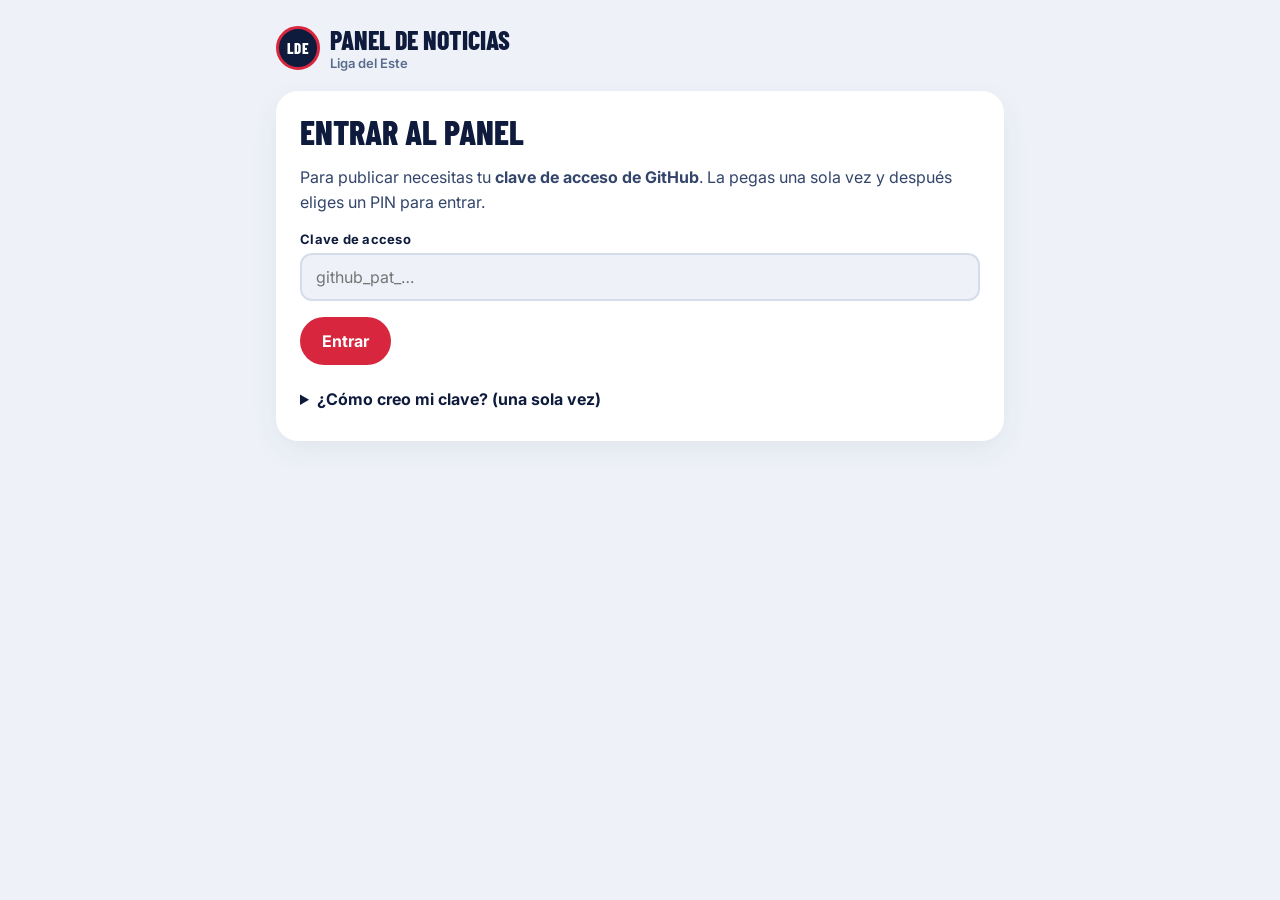
<file: admin/index.html>
<!doctype html>
<html lang="es">
<head>
<meta charset="utf-8">
<meta name="viewport" content="width=device-width, initial-scale=1">
<meta name="robots" content="noindex, nofollow">
<title>Panel de noticias — Liga del Este</title>
<link rel="icon" type="image/png" sizes="32x32" href="../icons/favicon-32.png">
<link rel="apple-touch-icon" href="../icons/apple-touch-icon.png">
<link rel="manifest" href="../icons/site.webmanifest">
<meta name="theme-color" content="#0E1B3D">
<link rel="preconnect" href="https://fonts.googleapis.com">
<link rel="preconnect" href="https://fonts.gstatic.com" crossorigin>
<link href="https://fonts.googleapis.com/css2?family=Barlow+Condensed:wght@700;800&amp;family=Inter:wght@400;500;600;700&amp;display=swap" rel="stylesheet">
<link rel="stylesheet" href="../css/styles.css">
<style>
  body { background: var(--bg); }
  .adm { max-width: 760px; margin: 0 auto; padding: 24px 16px 80px; display: flex; flex-direction: column; gap: 20px; }
  .adm-top { display: flex; align-items: center; justify-content: space-between; gap: 12px; flex-wrap: wrap; }
  .adm-brand { display: flex; align-items: center; gap: 10px; font-family: var(--font-display); font-weight: 800; font-size: 26px; color: var(--navy); text-decoration: none; }
  .adm-brand small { font-family: var(--font-body); font-size: 13px; font-weight: 600; color: var(--muted); display: block; }
  .adm-card { background: var(--white); border-radius: 22px; padding: 24px; display: flex; flex-direction: column; gap: 16px; box-shadow: 0 10px 30px rgba(14, 27, 61, .06); }
  .adm-card h1, .adm-card h2 { margin: 0; font-family: var(--font-display); font-weight: 800; font-size: 34px; line-height: 1; text-transform: uppercase; }
  .adm-card p { margin: 0; color: var(--ink-2); line-height: 1.55; }
  .adm-steps { margin: 0; padding-left: 22px; color: var(--ink-2); line-height: 1.6; display: flex; flex-direction: column; gap: 6px; }
  .adm-steps strong { color: var(--navy); }
  .adm-row { display: flex; gap: 10px; flex-wrap: wrap; align-items: center; }
  .adm-btn { border: none; cursor: pointer; font-family: var(--font-body); font-size: 16px; min-height: 48px; justify-content: center; }
  .adm-btn--ghost { background: var(--white); color: var(--navy); border: 2px solid var(--line-2); }
  .adm-btn--danger { background: var(--white); color: #B3122B; border: 2px solid #F3B7C1; }
  .adm-btn:disabled { opacity: .6; cursor: wait; }
  .adm-list { display: flex; flex-direction: column; gap: 10px; }
  .adm-item { display: flex; align-items: center; gap: 14px; background: var(--white); border: 1px solid var(--line); border-radius: 16px; padding: 12px; }
  .adm-item img, .adm-item .adm-noimg { width: 72px; height: 54px; border-radius: 10px; object-fit: cover; background: var(--navy); flex-shrink: 0; }
  .adm-item__txt { flex: 1; min-width: 0; display: flex; flex-direction: column; gap: 4px; }
  .adm-item__txt strong { font-size: 16px; line-height: 1.3; }
  .adm-item__txt span { font-size: 13px; color: var(--muted); }
  .adm-msg { border-radius: 14px; padding: 14px 16px; line-height: 1.5; font-weight: 600; }
  .adm-msg--ok { background: #E7F7EE; color: #0C5A2E; border: 1px solid #9ED9B5; }
  .adm-msg--err { background: #FFEDEF; color: #8A1023; border: 1px solid #F3B7C1; }
  .adm-msg--info { background: #EEF2F8; color: var(--navy); border: 1px solid var(--line-2); }
  .adm-help { font-size: 13px; color: var(--muted); line-height: 1.45; }
  .adm-thumbs { display: flex; flex-wrap: wrap; gap: 10px; }
  .adm-thumb { position: relative; width: 120px; aspect-ratio: 4 / 3; border-radius: 12px; overflow: hidden; background: var(--navy); }
  .adm-thumb img { width: 100%; height: 100%; object-fit: cover; display: block; }
  .adm-thumb button { position: absolute; top: 6px; right: 6px; width: 32px; height: 32px; border-radius: 50%; border: none; background: rgba(14, 27, 61, .85); color: var(--white); font-size: 18px; line-height: 1; cursor: pointer; }
  .adm-file { display: inline-flex; align-items: center; gap: 8px; min-height: 48px; padding: 0 18px; border: 2px dashed var(--soft); border-radius: 14px; font-weight: 700; color: var(--navy); cursor: pointer; background: var(--bg); }
  .adm-file input { position: absolute; width: 1px; height: 1px; opacity: 0; }
  .adm-file:focus-within { outline: 3px solid var(--blue); outline-offset: 2px; }
  .adm-count { font-size: 12px; color: var(--muted); text-align: right; }
  .adm-confirm { background: #FFEDEF; border-radius: 14px; padding: 14px; display: flex; flex-direction: column; gap: 10px; }
  .adm-select { font: inherit; font-size: 16px; min-height: 48px; border: 2px solid var(--line-2); border-radius: 12px; padding: 0 12px; background: var(--bg); color: var(--navy); width: 100%; }
  [hidden] { display: none !important; }
</style>
<script type="module" src="admin.js"></script>
</head>
<body>
<div class="adm">
  <div class="adm-top">
    <a class="adm-brand" href="../index.html"><span class="brand__badge" style="width:44px;height:44px;font-size:15px">LDE</span><span>PANEL DE NOTICIAS<small>Liga del Este</small></span></a>
    <button type="button" class="btn btn--plain adm-btn adm-btn--ghost" id="salir" hidden>Salir</button>
  </div>

  <!-- ===== Entrar ===== -->
  <section class="adm-card" id="vista-entrar" hidden>
    <h1>Entrar al panel</h1>
    <p>Para publicar necesitas tu <strong>clave de acceso de GitHub</strong>. La pegas una sola vez y después eliges un PIN para entrar.</p>
    <div class="field">
      <label for="token">Clave de acceso</label>
      <input id="token" type="password" autocomplete="off" placeholder="github_pat_…">
    </div>
    <p class="adm-msg adm-msg--info" id="entrar-aviso" role="status" hidden></p>
    <p class="adm-msg adm-msg--err" id="entrar-error" role="alert" hidden></p>
    <div class="adm-row"><button type="button" class="btn btn--red btn--plain adm-btn" id="entrar">Entrar</button></div>
    <details>
      <summary style="cursor:pointer;font-weight:700;padding:8px 0">¿Cómo creo mi clave? (una sola vez)</summary>
      <ol class="adm-steps">
        <li>Abre <a href="https://github.com/settings/personal-access-tokens/new" target="_blank" rel="noopener">github.com/settings/personal-access-tokens/new</a> con tu cuenta de GitHub.</li>
        <li><strong>Token name:</strong> Panel de noticias.</li>
        <li><strong>Expiration:</strong> elige <strong>Custom</strong> y pon una fecha dentro de un año.</li>
        <li><strong>Repository access:</strong> elige <strong>Only select repositories</strong> y marca <strong>liga-del-este-web</strong>.</li>
        <li><strong>Permissions → Repository permissions → Contents:</strong> elige <strong>Read and write</strong>.</li>
        <li>Toca <strong>Generate token</strong>, copia la clave (empieza con <code>github_pat_</code>) y pégala arriba.</li>
      </ol>
      <p class="adm-help">La clave solo sirve para la web de la liga. No la compartas. Si la pierdes o cambias de teléfono, crea otra igual.</p>
    </details>
  </section>

  <!-- ===== Crear PIN ===== -->
  <form class="adm-card" id="vista-pin-crear" hidden novalidate>
    <h1>Crea tu PIN</h1>
    <p>Elige un PIN o una contraseña para entrar al panel en este teléfono o computadora. Así no tienes que volver a pegar la clave de GitHub.</p>
    <div class="field">
      <label for="pin-nuevo">PIN o contraseña <span class="field__opt">(mínimo 6 caracteres)</span></label>
      <input id="pin-nuevo" type="password" autocomplete="new-password" minlength="6">
    </div>
    <div class="field">
      <label for="pin-nuevo2">Repítelo</label>
      <input id="pin-nuevo2" type="password" autocomplete="new-password" minlength="6">
    </div>
    <p class="adm-msg adm-msg--err" id="pin-crear-error" role="alert" hidden></p>
    <div class="adm-row"><button type="submit" class="btn btn--red btn--plain adm-btn" id="pin-guardar">Guardar PIN y entrar</button></div>
    <p class="adm-help">El PIN solo sirve en este dispositivo. Guarda bien tu clave de GitHub por si olvidas el PIN.</p>
  </form>

  <!-- ===== Entrar con PIN ===== -->
  <form class="adm-card" id="vista-pin" hidden novalidate>
    <h1>Entrar al panel</h1>
    <div class="field">
      <label for="pin">Tu PIN o contraseña</label>
      <input id="pin" type="password" autocomplete="current-password">
    </div>
    <p class="adm-msg adm-msg--err" id="pin-error" role="alert" hidden></p>
    <div class="adm-row">
      <button type="submit" class="btn btn--red btn--plain adm-btn" id="pin-entrar">Entrar</button>
      <button type="button" class="nl-skip" id="pin-olvide">Olvidé mi PIN</button>
    </div>
  </form>

  <!-- ===== Lista ===== -->
  <section class="adm-card" id="vista-lista" hidden>
    <div class="adm-row" style="justify-content:space-between">
      <h1>Noticias</h1>
      <button type="button" class="btn btn--red btn--plain adm-btn" id="nueva">+ Nueva noticia</button>
    </div>
    <p class="adm-msg adm-msg--ok" id="lista-ok" role="status" hidden></p>
    <div class="adm-list" id="lista"><p class="adm-help">Cargando…</p></div>
  </section>

  <!-- ===== Editor ===== -->
  <section class="adm-card" id="vista-editor" hidden>
    <h2 id="editor-titulo">Nueva noticia</h2>
    <form id="editor" class="form-grid" novalidate>
      <div class="field"><label for="f-titulo">Título</label>
        <input id="f-titulo" type="text" maxlength="120" required placeholder="Ej.: Garrincha FC campeón de la Super Copa U12"></div>
      <div class="field field--half"><label for="f-fecha">Fecha</label><input id="f-fecha" type="date" required></div>
      <div class="field field--half"><label for="f-tipo">Tipo</label>
        <select id="f-tipo" class="adm-select">
          <option value="jornada">Jornada</option>
          <option value="aviso">Aviso</option>
          <option value="evento">Evento</option>
          <option value="institucional">La liga</option>
        </select></div>
      <div class="field"><label for="f-resumen">Resumen <span class="field__opt">(1 o 2 líneas: sale en la portada y en WhatsApp)</span></label>
        <textarea id="f-resumen" rows="2" maxlength="220"></textarea>
        <span class="adm-count" id="f-resumen-n">0 / 220</span></div>
      <div class="field"><label for="f-texto">Texto de la noticia</label>
        <textarea id="f-texto" rows="10" placeholder="Escribe aquí. Deja una línea en blanco entre párrafos."></textarea>
        <span class="adm-help">Deja una línea en blanco entre párrafos. Para <strong>negrita</strong>, escribe **así**.</span></div>

      <div class="field">
        <span style="font-size:13px;font-weight:700">Foto de portada</span>
        <div class="adm-thumbs" id="portada-prev"></div>
        <label class="adm-file"><input type="file" id="f-portada" accept="image/*">Elegir foto de portada</label>
      </div>
      <div class="field">
        <span style="font-size:13px;font-weight:700">Más fotos <span class="field__opt">(opcional)</span></span>
        <div class="adm-thumbs" id="fotos-prev"></div>
        <label class="adm-file"><input type="file" id="f-fotos" accept="image/*" multiple>Agregar fotos</label>
        <span class="adm-help">Las fotos se achican solas antes de subir, para que la web cargue rápido.</span>
      </div>

      <label class="consent"><input type="checkbox" id="f-urgente"><span><strong>Aviso urgente:</strong> mostrar una franja roja arriba de toda la web (ej.: se suspende la jornada por lluvia).</span></label>
      <div class="field field--half" id="f-hasta-box" hidden><label for="f-hasta">Mostrar la franja hasta</label><input id="f-hasta" type="date"></div>

      <p class="adm-msg adm-msg--err" id="editor-error" role="alert" hidden></p>
      <p class="adm-msg adm-msg--info" id="editor-progreso" role="status" hidden></p>
      <div class="adm-row">
        <button type="submit" class="btn btn--red btn--plain adm-btn" id="publicar">Publicar</button>
        <button type="button" class="btn btn--plain adm-btn adm-btn--ghost" id="cancelar">Cancelar</button>
        <button type="button" class="btn btn--plain adm-btn adm-btn--danger" id="borrar" hidden>Borrar noticia</button>
      </div>
      <div class="adm-confirm" id="confirmar-borrar" hidden>
        <strong>¿Seguro que quieres borrar esta noticia y sus fotos? No se puede deshacer.</strong>
        <div class="adm-row">
          <button type="button" class="btn btn--plain adm-btn adm-btn--danger" id="borrar-si">Sí, borrar</button>
          <button type="button" class="btn btn--plain adm-btn adm-btn--ghost" id="borrar-no">No, dejarla</button>
        </div>
      </div>
    </form>
  </section>
</div>
</body>
</html>
</file>
<file: css/styles.css>
/* Liga del Este — estilos del sitio */

:root {
  --navy: #0E1B3D;
  --navy-deep: #0B1530;
  --red: #D7263D;
  --blue: #1F4FD1;
  --blue-dark: #1A44B8;
  --bg: #EEF2F8;
  --bg-hero: #E4EAF4;
  --white: #FFFFFF;
  --ink-2: #33456B;
  --ink-3: #3A4A6B;
  --muted: #5B6B8C;
  --line: #DCE3EF;
  --line-2: #D5DDEB;
  --line-3: #E6EBF4;
  --soft: #C9D5F0;
  --tick-label: #9FB4E8;

  --font-display: 'Barlow Condensed', sans-serif;
  --font-body: Inter, system-ui, sans-serif;
  --container: 1360px;
  --shadow-card: 0 14px 30px rgba(14, 27, 61, .14);
}

* { box-sizing: border-box; }

body {
  margin: 0;
  background: var(--bg);
  color: var(--navy);
  font-family: var(--font-body);
  overflow-x: hidden;
}

a { color: var(--blue); }
a:hover { color: var(--navy); }

.container {
  max-width: var(--container);
  margin: 0 auto;
  padding-left: 24px;
  padding-right: 24px;
}

.display { font-family: var(--font-display); font-weight: 800; }
.accent-red { color: var(--red); }
.accent-blue { color: var(--blue); }

/* ---------- Avatar / escudo ---------- */
.crest {
  border-radius: 50%;
  color: var(--white);
  display: inline-flex;
  align-items: center;
  justify-content: center;
  font-family: var(--font-display);
  font-weight: 800;
  flex-shrink: 0;
}

/* ---------- Botones ---------- */
.btn {
  display: inline-flex;
  align-items: center;
  gap: 14px;
  border-radius: 999px;
  text-decoration: none;
  font-weight: 700;
  flex-shrink: 0;
}
.btn:hover { filter: brightness(1.12); }
.btn__icon {
  border-radius: 50%;
  display: flex;
  align-items: center;
  justify-content: center;
  flex-shrink: 0;
}
.btn--dark { background: var(--navy); color: var(--white); }
.btn--dark:hover { color: var(--white); }
.btn--dark .btn__icon { background: var(--red); }
.btn--light { background: var(--white); color: var(--navy); }
.btn--light:hover { color: var(--navy); }
.btn--light .btn__icon { background: var(--navy); }
.btn--red { background: var(--red); color: var(--white); }
.btn--red:hover { color: var(--white); }
.btn--red .btn__icon { background: var(--white); }

.btn--lg { padding: 7px 28px 7px 7px; font-size: 17px; }
.btn--lg .btn__icon { width: 48px; height: 48px; }
.btn--md { padding: 7px 26px 7px 7px; font-size: 16px; }
.btn--md .btn__icon { width: 46px; height: 46px; }
.btn--sm { padding: 6px 22px 6px 6px; font-size: 15px; gap: 12px; }
.btn--sm .btn__icon { width: 40px; height: 40px; }
.btn--plain { padding: 12px 22px; font-size: 15px; gap: 10px; }

/* ---------- Encabezado de sección ---------- */
.kicker {
  font-size: 13px;
  font-weight: 700;
  letter-spacing: .14em;
  color: var(--red);
}
.section-title {
  margin: 0;
  font-family: var(--font-display);
  font-weight: 800;
  font-size: clamp(40px, 5vw, 64px);
  line-height: .95;
  text-transform: uppercase;
}
.section-head {
  display: flex;
  flex-wrap: wrap;
  justify-content: space-between;
  align-items: flex-end;
  gap: 24px;
  margin-bottom: 36px;
}
.section-head__text { display: flex; flex-direction: column; gap: 10px; }

/* ---------- Cintillo de resultados ---------- */
.ticker {
  background: var(--navy);
  color: var(--white);
  display: flex;
  align-items: stretch;
  height: 44px;
  font-size: 14px;
}
.ticker__label {
  background: var(--red);
  display: flex;
  align-items: center;
  gap: 8px;
  padding: 0 18px;
  font-family: var(--font-display);
  font-weight: 800;
  letter-spacing: .06em;
  font-size: 16px;
  flex-shrink: 0;
  z-index: 2;
}
.ticker__dot { width: 8px; height: 8px; border-radius: 50%; background: var(--white); }
.ticker__viewport { overflow: hidden; flex: 1; display: flex; align-items: center; }
.ticker__track {
  display: flex;
  width: max-content;
  animation: lde-tick 70s linear infinite;
}
.ticker__track:hover { animation-play-state: paused; }
@keyframes lde-tick { from { transform: translateX(0); } to { transform: translateX(-50%); } }
.ticker__item {
  display: flex;
  align-items: center;
  gap: 10px;
  padding: 0 26px;
  border-right: 1px solid rgba(255, 255, 255, .14);
  white-space: nowrap;
}
.ticker__cat { font-size: 11px; font-weight: 700; letter-spacing: .08em; color: var(--tick-label); }
.ticker__team { font-weight: 500; }
.ticker__score {
  font-family: var(--font-display);
  font-weight: 800;
  font-size: 18px;
  background: rgba(255, 255, 255, .1);
  padding: 1px 8px;
  border-radius: 6px;
}

/* ---------- Portada ---------- */
.hero { position: relative; background: var(--bg-hero); }
.hero__band {
  position: absolute;
  top: 0; right: 0; bottom: 0;
  width: 34%;
  background: var(--navy);
}
.hero__navwrap { position: relative; padding-top: 22px; }

.nav {
  position: relative;
  background: var(--white);
  border-radius: 999px;
  padding: 10px 12px 10px 18px;
  display: flex;
  align-items: center;
  gap: 20px;
  box-shadow: 0 8px 30px rgba(14, 27, 61, .08);
}
.brand { display: flex; align-items: center; gap: 10px; text-decoration: none; color: var(--navy); }
.brand:hover { color: var(--navy); }
.brand__badge {
  width: 52px; height: 52px;
  border-radius: 50%;
  background: var(--navy);
  border: 3px solid var(--red);
  display: flex;
  align-items: center;
  justify-content: center;
  color: var(--white);
  font-family: var(--font-display);
  font-weight: 800;
  font-size: 18px;
  letter-spacing: .02em;
  flex-shrink: 0;
}
.brand__text { display: flex; flex-direction: column; line-height: 1; white-space: nowrap; }
.brand__name { font-family: var(--font-display); font-weight: 800; font-size: 22px; letter-spacing: .02em; }
.brand__tag { font-size: 11px; font-weight: 600; color: var(--muted); letter-spacing: .1em; }

.nav__links {
  display: flex;
  flex: 1;
  justify-content: center;
  gap: 19px;
  font-weight: 600;
  font-size: 15px;
}
.nav__links a { color: var(--ink-3); text-decoration: none; white-space: nowrap; }
.nav__links a:hover,
.nav__links a[aria-current="page"] { color: var(--red); }
.nav__spacer { flex: 1; display: none; }
.nav__menubtn {
  display: none;
  width: 48px; height: 48px;
  border-radius: 50%;
  border: 1px solid var(--line-2);
  background: var(--white);
  align-items: center;
  justify-content: center;
  cursor: pointer;
  flex-shrink: 0;
}

@media (max-width: 1360px) {
  .nav__links { display: none; }
  .nav__spacer { display: block; }
  .nav__menubtn { display: inline-flex; }
  .nav.is-open .nav__links {
    display: flex;
    flex-direction: column;
    gap: 4px;
    position: absolute;
    top: calc(100% + 10px);
    left: 0; right: 0;
    background: var(--white);
    border-radius: 24px;
    padding: 12px;
    box-shadow: 0 20px 50px rgba(14, 27, 61, .14);
    z-index: 10;
  }
  .nav.is-open .nav__links a { padding: 12px 14px; border-radius: 12px; }
  .nav.is-open .nav__links a:hover { background: var(--bg); }
}
@media (max-width: 560px) {
  .nav__cta { display: none; }
  .brand__tag { display: none; }
}

.hero__main {
  position: relative;
  padding-top: 64px;
  display: flex;
  flex-wrap: wrap;
  gap: 40px;
  align-items: stretch;
}
.hero__copy {
  flex: 999 1 560px;
  min-width: 0;
  display: flex;
  flex-direction: column;
  gap: 28px;
  padding-bottom: 40px;
}
.edition-chip {
  display: inline-flex;
  align-self: flex-start;
  align-items: center;
  gap: 10px;
  background: var(--white);
  border-radius: 999px;
  padding: 8px 16px 8px 8px;
  font-size: 13px;
  font-weight: 700;
  letter-spacing: .04em;
}
.edition-chip__tag { background: var(--blue); color: var(--white); border-radius: 999px; padding: 4px 10px; }
.hero__title {
  margin: 0;
  font-family: var(--font-display);
  font-weight: 800;
  font-size: clamp(52px, 7vw, 104px);
  line-height: .92;
  letter-spacing: -.01em;
  text-transform: uppercase;
}
.hero__lead { margin: 0; font-size: 19px; line-height: 1.55; color: var(--ink-2); max-width: 600px; }
.hero__actions { display: flex; flex-wrap: wrap; align-items: center; gap: 22px; }
.crest-stack { display: flex; align-items: center; gap: 12px; }
.crest-stack__list { display: flex; padding-left: 12px; }
.crest-stack__list .crest { width: 46px; height: 46px; margin-left: -12px; border: 3px solid var(--bg-hero); font-size: 15px; }
.crest-stack__text { font-size: 14px; line-height: 1.3; color: var(--ink-2); }
.crest-stack__text strong { color: var(--navy); font-size: 16px; }

.stats {
  margin-top: 14px;
  background: var(--navy);
  color: var(--white);
  clip-path: polygon(44px 0, 100% 0, 100% calc(100% - 44px), calc(100% - 44px) 100%, 0 100%, 0 44px);
  padding: 34px 44px;
  display: flex;
  flex-wrap: wrap;
  align-items: center;
  gap: 28px;
}
.stat { display: flex; align-items: center; gap: 28px; }
.stat__body { display: flex; flex-direction: column; gap: 4px; }
.stat__num { font-family: var(--font-display); font-weight: 800; font-size: 60px; line-height: 1; }
.stat__label { font-size: 15px; color: var(--soft); }
.stat__ring { width: 12px; height: 12px; border-radius: 50%; border: 3px solid var(--red); }
.spin-link { position: relative; width: 116px; height: 116px; display: block; margin-left: auto; }
.spin-link__ring { animation: lde-spin 22s linear infinite; transform-origin: 50% 50%; }
@keyframes lde-spin { to { transform: rotate(360deg); } }
.spin-link__arrow { position: absolute; inset: 0; display: flex; align-items: center; justify-content: center; }

.hero__photo {
  flex: 1 1 420px;
  min-width: 0;
  min-height: 560px;
  position: relative;
  background: var(--blue);
  clip-path: polygon(60px 0, 100% 0, 100% 100%, 0 100%, 0 60px);
  overflow: hidden;
}
.hero__photo > svg,
.hero__photo > img { position: absolute; inset: 0; width: 100%; height: 100%; object-fit: cover; }
.hero__caption {
  position: absolute;
  left: 24px; right: 24px; bottom: 24px;
  background: rgba(14, 27, 61, .78);
  color: var(--white);
  border-radius: 14px;
  padding: 16px 18px;
  display: flex;
  align-items: center;
  gap: 14px;
  font-size: 14px;
  line-height: 1.4;
}
.hero__caption span { color: var(--soft); }

@media (prefers-reduced-motion: reduce) {
  .ticker__track, .spin-link__ring { animation: none; }
}

/* ---------- Centro de competición ---------- */
.competition { padding-top: 110px; padding-bottom: 40px; }
.competition__intro { margin: 0; max-width: 420px; color: var(--ink-2); line-height: 1.5; }

.pill {
  display: inline-flex;
  align-items: center;
  gap: 10px;
  border-radius: 999px;
  font-family: var(--font-body);
  font-weight: 700;
  cursor: pointer;
  min-height: 48px;
  border: 2px solid var(--line-2);
  background: var(--white);
  color: var(--navy);
}
.pill:hover { border-color: var(--blue); }
.pill--div { padding: 0 22px; font-size: 16px; }
.pill--div[aria-selected="true"] { border-color: var(--navy); background: var(--navy); color: var(--white); }
.pill--cat { justify-content: center; min-width: 76px; padding: 0 18px; font-size: 15px; }
.pill--cat[aria-pressed="true"] { border-color: var(--cur); background: var(--cur); color: var(--white); }
.pill__dot { width: 12px; height: 12px; border-radius: 50%; border: 2px solid var(--white); }

.div-tabs { display: flex; flex-wrap: wrap; gap: 12px; margin-bottom: 16px; }
.cat-pills { display: flex; flex-wrap: wrap; gap: 8px; margin-bottom: 30px; }

.panel {
  background: var(--white);
  border-radius: 28px;
  padding: 28px;
  box-shadow: 0 20px 50px rgba(14, 27, 61, .07);
}
.panel__head {
  display: flex;
  flex-wrap: wrap;
  justify-content: space-between;
  align-items: center;
  gap: 18px;
  margin-bottom: 24px;
}
.panel__id { display: flex; align-items: center; gap: 14px; }
.panel__badge {
  width: 54px; height: 54px;
  border-radius: 16px;
  background: var(--cur);
  color: var(--white);
  display: flex;
  align-items: center;
  justify-content: center;
  font-family: var(--font-display);
  font-weight: 800;
  font-size: 22px;
}
.panel__title { font-family: var(--font-display); font-weight: 800; font-size: 30px; line-height: 1; text-transform: uppercase; }
.panel__meta { font-size: 14px; color: var(--muted); }

.view-tabs { display: flex; background: var(--bg); border-radius: 999px; padding: 5px; gap: 4px; }
.view-tab {
  border: none;
  border-radius: 999px;
  padding: 0 20px;
  min-height: 44px;
  font-family: var(--font-body);
  font-weight: 700;
  font-size: 14px;
  cursor: pointer;
  background: transparent;
  color: var(--muted);
}
.view-tab[aria-selected="true"] { background: var(--white); color: var(--navy); box-shadow: 0 2px 8px rgba(14, 27, 61, .12); }

.matches { display: grid; grid-template-columns: repeat(auto-fill, minmax(320px, 1fr)); gap: 16px; }
@media (max-width: 400px) { .matches { grid-template-columns: 1fr; } }

.card { transition: transform .2s, box-shadow .2s; }
.card:hover { transform: translateY(-3px); box-shadow: var(--shadow-card); }

.match {
  border: 1px solid var(--line);
  border-radius: 20px;
  padding: 20px;
  display: flex;
  flex-direction: column;
  gap: 16px;
  background: var(--white);
}
.match__top {
  display: flex;
  justify-content: space-between;
  align-items: center;
  font-size: 12px;
  font-weight: 700;
  letter-spacing: .06em;
  color: var(--muted);
}
.match__tag { border-radius: 999px; padding: 4px 10px; }
.match__tag--final { background: var(--navy); color: var(--white); }
.match__tag--sched { background: #E6EDFF; color: var(--blue); }
.match__teams { display: grid; grid-template-columns: minmax(0, 1fr) auto minmax(0, 1fr); align-items: center; gap: 10px; }
.match__team { display: flex; flex-direction: column; align-items: center; gap: 8px; text-align: center; font-weight: 700; font-size: 14px; line-height: 1.25; }
.match__team .crest { width: 56px; height: 56px; font-size: 18px; }
.match__score {
  font-family: var(--font-display);
  font-weight: 800;
  font-size: 40px;
  line-height: 1;
  background: var(--bg);
  border-radius: 14px;
  padding: 8px 14px;
  white-space: nowrap;
}
.match__venue {
  display: flex;
  align-items: center;
  gap: 8px;
  font-size: 13px;
  color: var(--muted);
  border-top: 1px dashed var(--line);
  padding-top: 12px;
}

.standings-wrap { overflow-x: auto; border: 1px solid var(--line); border-radius: 20px; }
.standings { width: 100%; border-collapse: collapse; min-width: 640px; font-size: 15px; }
.standings thead tr { background: var(--navy); color: var(--white); font-size: 12px; letter-spacing: .08em; }
.standings th { padding: 14px 8px; }
.standings th:first-child, .standings td:first-child { padding-left: 16px; text-align: left; }
.standings th:nth-child(2) { text-align: left; }
.standings th:last-child, .standings td:last-child { padding-right: 16px; }
.standings td { padding: 12px 8px; text-align: center; }
.standings td:nth-child(2) { text-align: left; }
.standings tbody tr { border-top: 1px solid var(--line-3); }
.standings tbody tr:first-child { background: #F3F6FD; }
.standings__pos {
  display: inline-flex;
  width: 28px; height: 28px;
  border-radius: 8px;
  align-items: center;
  justify-content: center;
  font-weight: 700;
  background: var(--bg);
  color: var(--navy);
}
.standings__pos--top { background: var(--cur); color: var(--white); }
.standings__team { display: flex; align-items: center; gap: 10px; font-weight: 600; }
.standings__team .crest { width: 32px; height: 32px; font-size: 12px; }
.standings__pts { font-family: var(--font-display); font-weight: 800; font-size: 22px; }

.empty {
  border: 2px dashed var(--soft);
  border-radius: 20px;
  padding: 44px 24px;
  display: flex;
  flex-direction: column;
  align-items: center;
  gap: 12px;
  text-align: center;
}
.empty strong { font-size: 18px; }
.empty span { color: var(--muted); max-width: 460px; line-height: 1.5; }

.panel__foot {
  display: flex;
  flex-wrap: wrap;
  justify-content: space-between;
  align-items: center;
  gap: 14px;
  margin-top: 22px;
  padding-top: 20px;
  border-top: 1px solid var(--line-3);
}
.panel__source { font-size: 13px; color: var(--muted); }
.panel__foot .btn { background: var(--cur); color: var(--white); }

/* ---------- Banner próxima jornada ---------- */
.banner-section { padding-top: 40px; padding-bottom: 40px; }
.banner {
  background: var(--red);
  color: var(--white);
  clip-path: polygon(0 0, calc(100% - 60px) 0, 100% 60px, 100% 100%, 60px 100%, 0 calc(100% - 60px));
  padding: 48px 56px;
  display: flex;
  flex-wrap: wrap;
  align-items: center;
  justify-content: space-between;
  gap: 28px;
}
.banner__text { display: flex; flex-direction: column; gap: 10px; max-width: 720px; }
.banner__kicker { font-size: 13px; font-weight: 700; letter-spacing: .14em; color: #FFD9DE; }
.banner__title { font-family: var(--font-display); font-weight: 800; font-size: clamp(36px, 4.4vw, 58px); line-height: .95; text-transform: uppercase; }
.banner__lead { font-size: 17px; line-height: 1.5; color: #FFE7EA; }
@media (max-width: 560px) { .banner { padding: 44px 28px; } }

/* ---------- Divisiones ---------- */
.divisions { padding-top: 70px; padding-bottom: 40px; }
.div-grid { display: grid; grid-template-columns: repeat(auto-fit, minmax(300px, 1fr)); gap: 20px; }
@media (max-width: 400px) { .div-grid { grid-template-columns: 1fr; } }
.div-card { background: var(--white); border-radius: 24px; overflow: hidden; display: flex; flex-direction: column; }
.div-card__head {
  color: var(--white);
  padding: 28px;
  display: flex;
  flex-direction: column;
  gap: 6px;
  min-height: 120px;
  justify-content: flex-end;
}
.div-card__kicker { font-size: 12px; font-weight: 700; letter-spacing: .12em; opacity: .85; }
.div-card__name { font-family: var(--font-display); font-weight: 800; font-size: 44px; line-height: 1; text-transform: uppercase; }
.div-card__body { padding: 24px 28px 28px; display: flex; flex-direction: column; gap: 18px; flex: 1; }
.div-card__cats { display: flex; flex-wrap: wrap; gap: 8px; }
.div-card__cats span { border: 1px solid var(--line); border-radius: 999px; padding: 6px 12px; font-size: 13px; font-weight: 700; }
.div-card__nums { display: flex; gap: 24px; margin-top: auto; }
.div-card__nums div { display: flex; flex-direction: column; }
.div-card__nums strong { font-family: var(--font-display); font-weight: 800; font-size: 34px; line-height: 1; }
.div-card__nums span { font-size: 13px; color: var(--muted); }

/* ---------- TV ---------- */
.tv { background: var(--navy); color: var(--white); margin-top: 70px; }
.tv__inner { padding-top: 90px; padding-bottom: 90px; display: flex; flex-wrap: wrap; gap: 48px; align-items: center; }
.tv__copy { flex: 1 1 380px; display: flex; flex-direction: column; gap: 18px; }
.tv__copy .kicker { color: #FF8A98; }
.tv__copy .accent-red { color: #FF5A6E; }
.tv__lead { margin: 0; font-size: 18px; line-height: 1.55; color: var(--soft); }
.tv__copy .btn { align-self: flex-start; }
.tv__grid { flex: 999 1 560px; min-width: 0; display: grid; grid-template-columns: repeat(2, minmax(0, 1fr)); gap: 16px; }
@media (max-width: 560px) { .tv__grid { grid-template-columns: 1fr; } }
.video { display: flex; flex-direction: column; gap: 10px; }
.video__thumb {
  aspect-ratio: 16 / 9;
  border-radius: 16px;
  position: relative;
  display: flex;
  align-items: center;
  justify-content: center;
}
.video__play {
  width: 56px; height: 56px;
  border-radius: 50%;
  background: rgba(255, 255, 255, .95);
  display: flex;
  align-items: center;
  justify-content: center;
}
.video__tag {
  position: absolute;
  left: 12px; top: 12px;
  color: var(--white);
  font-size: 11px;
  font-weight: 700;
  letter-spacing: .08em;
  padding: 4px 10px;
  border-radius: 999px;
}
.video__title { font-weight: 600; font-size: 15px; line-height: 1.35; }

/* ---------- Clubes ---------- */
.clubs { padding-top: 100px; padding-bottom: 40px; }
.clubs__all { font-weight: 700; color: var(--navy); }
.club-grid { display: grid; grid-template-columns: repeat(auto-fill, minmax(150px, 1fr)); gap: 14px; }
.club {
  background: var(--white);
  border-radius: 20px;
  padding: 22px 12px;
  display: flex;
  flex-direction: column;
  align-items: center;
  gap: 12px;
  text-decoration: none;
  color: var(--navy);
  text-align: center;
  font-weight: 600;
  font-size: 14px;
  line-height: 1.3;
}
.club:hover { color: var(--navy); }
.club .crest { width: 72px; height: 72px; font-size: 24px; }

/* ---------- Patrocinadores ---------- */
.sponsors { padding-top: 60px; padding-bottom: 100px; }
.sponsors__inner {
  border-top: 1px solid var(--line-2);
  padding-top: 40px;
  display: flex;
  flex-direction: column;
  gap: 24px;
  align-items: center;
}
.sponsors .kicker { color: var(--muted); }
.sponsors__row { display: flex; flex-wrap: wrap; justify-content: center; gap: 14px; width: 100%; }
.sponsor-slot {
  flex: 1 1 170px;
  max-width: 220px;
  height: 84px;
  border: 2px dashed var(--soft);
  border-radius: 16px;
  display: flex;
  align-items: center;
  justify-content: center;
  font-weight: 700;
  font-size: 13px;
  letter-spacing: .06em;
  color: var(--muted);
}
.sponsors__cta { font-weight: 700; color: var(--red); }

/* ---------- Pie ---------- */
.footer { background: var(--navy-deep); color: var(--soft); }
.footer__inner { padding-top: 72px; padding-bottom: 32px; display: flex; flex-direction: column; gap: 48px; }
.footer__cols { display: flex; flex-wrap: wrap; gap: 48px; justify-content: space-between; }
.footer__about { flex: 1 1 320px; max-width: 420px; display: flex; flex-direction: column; gap: 18px; }
.footer__about p { margin: 0; line-height: 1.6; }
.footer__brand { display: flex; align-items: center; gap: 12px; }
.footer__brand .brand__badge { width: 56px; height: 56px; font-size: 19px; }
.footer__brand span { font-family: var(--font-display); font-weight: 800; font-size: 26px; color: var(--white); }
.socials { display: flex; gap: 10px; }
.socials a {
  width: 44px; height: 44px;
  border-radius: 50%;
  border: 1px solid rgba(255, 255, 255, .25);
  display: flex;
  align-items: center;
  justify-content: center;
}
.footer__col { display: flex; flex-direction: column; gap: 12px; }
.footer__col--contact { gap: 14px; align-items: flex-start; }
.footer__col-title { color: var(--white); font-weight: 700; }
.footer__col a:not(.btn) { color: var(--soft); text-decoration: none; }
.footer__col a:not(.btn):hover { color: var(--white); }
.footer__bottom {
  border-top: 1px solid rgba(255, 255, 255, .12);
  padding-top: 22px;
  display: flex;
  flex-wrap: wrap;
  justify-content: space-between;
  gap: 12px;
  font-size: 13px;
}

/* ---------- Ajustes móviles ---------- */
@media (max-width: 560px) {
  .stats { padding: 34px 28px; }
  .spin-link { margin-left: 0; }
  .hero__photo { min-height: 420px; }
  .panel { padding: 20px; border-radius: 22px; }
}

/* =========================================================
   Galería de fotos (portada e historia)
   ========================================================= */
.gallery-section { padding-top: 90px; padding-bottom: 40px; }
.gallery {
  display: grid;
  grid-template-columns: repeat(4, minmax(0, 1fr));
  grid-auto-rows: clamp(150px, 16vw, 230px);
  gap: 14px;
}
/* La primera foto va grande; con 5 fotos quedan dos filas parejas. */
.gallery > :first-child { grid-column: span 2; grid-row: span 2; }
@media (max-width: 760px) {
  .gallery { grid-template-columns: repeat(2, minmax(0, 1fr)); grid-auto-rows: 140px; gap: 10px; }
}

.photo {
  position: relative;
  border-radius: 18px;
  overflow: hidden;
  background: var(--navy);
  margin: 0;
  min-width: 0;
}
.photo__btn {
  all: unset;
  display: block;
  width: 100%;
  height: 100%;
  cursor: zoom-in;
}
.photo__btn:focus-visible { outline: 3px solid var(--red); outline-offset: 3px; }
.photo img { width: 100%; height: 100%; object-fit: cover; display: block; transition: transform .4s; }
.photo:hover img { transform: scale(1.04); }
.photo figcaption {
  position: absolute;
  left: 10px; right: 10px; bottom: 10px;
  background: rgba(14, 27, 61, .78);
  color: var(--white);
  border-radius: 10px;
  padding: 8px 12px;
  font-size: 13px;
  line-height: 1.35;
  pointer-events: none;
}
.photo--empty {
  background: var(--white);
  border: 2px dashed var(--soft);
  display: flex;
  flex-direction: column;
  align-items: center;
  justify-content: center;
  gap: 8px;
  color: var(--muted);
  font-size: 13px;
  font-weight: 700;
  letter-spacing: .04em;
  text-align: center;
  padding: 12px;
}
.gallery-note { margin: 18px 0 0; font-size: 13px; color: var(--muted); }

.lightbox {
  border: none;
  padding: 0;
  background: transparent;
  max-width: min(1100px, 94vw);
  max-height: 92vh;
}
.lightbox::backdrop { background: rgba(11, 21, 48, .88); }
.lightbox img { display: block; max-width: 100%; max-height: 80vh; border-radius: 16px; margin: 0 auto; }
.lightbox__caption { color: var(--white); text-align: center; margin-top: 12px; font-size: 15px; }
.lightbox__close {
  position: fixed;
  top: 16px; right: 16px;
  width: 48px; height: 48px;
  border-radius: 50%;
  border: none;
  background: var(--white);
  cursor: pointer;
  display: flex;
  align-items: center;
  justify-content: center;
}

/* =========================================================
   Página Historia
   ========================================================= */
.h-hero__main {
  position: relative;
  padding-top: 64px;
  padding-bottom: 80px;
  display: flex;
  flex-wrap: wrap;
  gap: 40px;
  align-items: center;
}
.h-hero__copy { flex: 999 1 520px; min-width: 0; display: flex; flex-direction: column; gap: 26px; }
.collage {
  flex: 1 1 440px;
  min-width: 0;
  display: grid;
  grid-template-columns: 1.3fr 1fr;
  grid-template-rows: 220px 220px;
  gap: 14px;
}
.collage > :first-child { grid-row: span 2; clip-path: polygon(60px 0, 100% 0, 100% 100%, 0 100%, 0 60px); border-radius: 0; }
@media (max-width: 480px) { .collage { grid-template-rows: 160px 160px; } }

.about { padding-top: 100px; padding-bottom: 40px; display: flex; flex-wrap: wrap; gap: 48px; }
.about__title { flex: 1 1 360px; }
.about__body { flex: 1.4 1 420px; display: flex; flex-direction: column; gap: 18px; font-size: 18px; line-height: 1.6; color: var(--ink-2); }
.about__body p { margin: 0; }
.placeholder-text { color: var(--muted); font-style: italic; }

.h-stats {
  margin-top: 30px;
  background: var(--navy);
  color: var(--white);
  clip-path: polygon(44px 0, 100% 0, 100% calc(100% - 44px), calc(100% - 44px) 100%, 0 100%, 0 44px);
  padding: 40px 44px;
  display: grid;
  grid-template-columns: repeat(auto-fit, minmax(160px, 1fr));
  gap: 28px;
}

.values { padding-top: 60px; padding-bottom: 40px; }
.values__grid { display: grid; grid-template-columns: repeat(auto-fit, minmax(260px, 1fr)); gap: 20px; }
.value {
  background: var(--white);
  border-radius: 24px;
  padding: 30px 28px;
  display: flex;
  flex-direction: column;
  gap: 14px;
}
.value__num { font-family: var(--font-display); font-weight: 800; font-size: 20px; color: var(--red); }
.value__title { font-family: var(--font-display); font-weight: 800; font-size: 36px; line-height: 1; text-transform: uppercase; }
.value p { margin: 0; color: var(--ink-2); line-height: 1.55; }

.editions { padding-top: 80px; padding-bottom: 40px; }
.editions__grid { display: grid; grid-template-columns: repeat(auto-fill, minmax(230px, 1fr)); gap: 14px; }
.edition {
  background: var(--white);
  border-radius: 20px;
  padding: 22px;
  display: flex;
  flex-direction: column;
  gap: 8px;
  min-height: 180px;
}
.edition__num { font-family: var(--font-display); font-weight: 800; font-size: 56px; line-height: .9; color: var(--blue); }
.edition__label { font-size: 12px; font-weight: 700; letter-spacing: .12em; color: var(--muted); }
.edition__dates { font-weight: 700; }
.edition__note { font-size: 14px; color: var(--muted); line-height: 1.45; margin-top: auto; }
.edition--current { background: var(--red); color: var(--white); }
.edition--current .edition__num { color: var(--white); }
.edition--current .edition__label,
.edition--current .edition__note { color: #FFE7EA; }

.venues { padding-top: 80px; padding-bottom: 40px; }
.venues__grid { display: grid; grid-template-columns: repeat(auto-fill, minmax(250px, 1fr)); gap: 14px; }
.venue {
  background: var(--white);
  border-radius: 20px;
  padding: 20px;
  display: flex;
  align-items: center;
  gap: 14px;
}
.venue__icon {
  width: 48px; height: 48px;
  border-radius: 14px;
  background: var(--bg);
  display: flex;
  align-items: center;
  justify-content: center;
  flex-shrink: 0;
}
.venue strong { display: block; font-size: 16px; }
.venue span { font-size: 14px; color: var(--muted); }

.join { padding-top: 60px; padding-bottom: 100px; }

/* La franja azul oscuro solo va detrás de la foto. Cuando la portada se apila
   en una columna (tablet / celular) quedaría detrás del titular y taparía
   las palabras en azul oscuro, así que se oculta. */
@media (max-width: 1100px) {
  .hero__band { display: none; }
}

/* =========================================================
   Logos e integración con YouTube
   ========================================================= */
.crest--logo { background: var(--white); box-shadow: inset 0 0 0 1px var(--line); overflow: hidden; }
.crest--logo img { width: 78%; height: 78%; object-fit: contain; display: block; }
.brand__badge--logo { background: var(--white); border-color: var(--white); overflow: hidden; padding: 0; }
.brand__badge--logo img { width: 100%; height: 100%; object-fit: contain; display: block; }

.sponsor-slot--logo { border: 1px solid var(--line-2); background: var(--white); padding: 14px 20px; }
.sponsor-slot--logo img { max-width: 100%; max-height: 100%; object-fit: contain; display: block; }
a.sponsor-slot--logo:hover { border-color: var(--blue); }

.video__thumb--real {
  border: none;
  padding: 0;
  width: 100%;
  cursor: pointer;
  background-size: cover;
  background-position: center;
  background-color: var(--navy);
}
.video__thumb--real:hover .video__play { transform: scale(1.08); }
.video__thumb--real:focus-visible { outline: 3px solid var(--white); outline-offset: 3px; }
.video__play { transition: transform .2s; }

.video-dialog { width: min(1100px, 94vw); }
.video-dialog__frame { aspect-ratio: 16 / 9; width: 100%; border-radius: 16px; overflow: hidden; background: #000; }
.video-dialog__frame iframe { width: 100%; height: 100%; border: 0; display: block; }

/* Datos en vivo de Dribbli */
.club__count { font-size: 12px; font-weight: 600; color: var(--muted); margin-top: -6px; }
.match__pens { display: block; font-family: var(--font-body); font-size: 11px; font-weight: 600; color: var(--muted); text-align: center; margin-top: 4px; }
.standings__group { font-family: var(--font-display); font-weight: 800; font-size: 22px; text-transform: uppercase; margin: 22px 0 10px; }
.standings__group:first-child { margin-top: 0; }
.standings abbr { text-decoration: none; cursor: help; }
.leaders { min-width: 560px; }
.leaders td:nth-child(3) { text-align: left; }
.leaders th:nth-child(3) { text-align: left; }
.leaders__player { text-align: left !important; font-weight: 600; }
.leaders th:nth-child(2) { text-align: left; }

/* Las 4 vistas (Resultados, Próximos, Tabla, Líderes) se reparten el ancho en celular */
@media (max-width: 560px) {
  .view-tabs { width: 100%; overflow-x: auto; }
  .view-tab { flex: 1 0 auto; padding: 0 10px; font-size: 13px; }
}

/* El titular no debe salirse en pantallas angostas (ni con la letra de respaldo) */
.hero__title { font-size: clamp(40px, 10.5vw, 104px); overflow-wrap: break-word; }

/* =========================================================
   Contacto, WhatsApp y formulario de patrocinio
   ========================================================= */
.sponsors__cta {
  font: inherit;
  font-weight: 700;
  color: var(--red);
  background: none;
  border: none;
  padding: 10px 4px;
  cursor: pointer;
  text-decoration: underline;
  text-underline-offset: 3px;
}
.sponsors__cta:hover { color: var(--navy); }
.sponsors__cta:focus-visible { outline: 3px solid var(--blue); outline-offset: 2px; border-radius: 6px; }
.footer__contact { color: var(--white); font-weight: 600; }

.btn--wa {
  background: #128C4A;
  color: var(--white);
  border: none;
  padding: 14px 24px;
  font-size: 16px;
  font-family: var(--font-body);
  justify-content: center;
  cursor: pointer;
  gap: 10px;
}
.btn--wa:hover { color: var(--white); }

.form-dialog {
  border: none;
  border-radius: 24px;
  padding: 0;
  width: min(560px, calc(100vw - 32px));
  max-height: calc(100dvh - 32px);
  background: var(--white);
  color: var(--navy);
  box-shadow: 0 30px 80px rgba(11, 21, 48, .35);
}
.form-dialog::backdrop { background: rgba(11, 21, 48, .7); }
.form-dialog__form, .form-dialog__done { padding: 32px; display: flex; flex-direction: column; gap: 16px; }
.form-dialog__form[hidden], .form-dialog__done[hidden] { display: none; }
.form-dialog__title { margin: 0; font-family: var(--font-display); font-weight: 800; font-size: 34px; line-height: 1; text-transform: uppercase; }
.form-dialog__lead { margin: 0; color: var(--ink-2); line-height: 1.5; }
.form-dialog__close {
  position: absolute;
  top: 14px; right: 14px;
  width: 44px; height: 44px;
  border-radius: 50%;
  border: 1px solid var(--line-2);
  background: var(--white);
  color: var(--navy);
  display: flex;
  align-items: center;
  justify-content: center;
  cursor: pointer;
}
.form-dialog__error { margin: 0; color: #B3122B; font-weight: 600; font-size: 14px; }
.form-dialog__alt { margin: 0; font-size: 13px; color: var(--muted); line-height: 1.5; }
.field { display: flex; flex-direction: column; gap: 6px; min-width: 0; }
.field label { font-size: 13px; font-weight: 700; letter-spacing: .02em; }
.field__opt { font-weight: 500; color: var(--muted); }
.field input, .field textarea {
  font: inherit;
  font-size: 16px;
  color: var(--navy);
  background: var(--bg);
  border: 2px solid var(--line-2);
  border-radius: 12px;
  padding: 12px 14px;
  min-height: 48px;
  width: 100%;
}
.field textarea { resize: vertical; }
.field input:focus, .field textarea:focus { outline: none; border-color: var(--blue); background: var(--white); }
.field-row { display: grid; grid-template-columns: 1fr 1fr; gap: 14px; }
@media (max-width: 520px) {
  .field-row { grid-template-columns: 1fr; }
  .form-dialog__form, .form-dialog__done { padding: 24px 20px; }
  .form-dialog__title { font-size: 28px; padding-right: 40px; }
}

/* =========================================================
   Páginas de texto (preguntas frecuentes, privacidad)
   ========================================================= */
.hero--page .hero__band { display: none; }
.page-head { position: relative; padding-top: 56px; padding-bottom: 64px; display: flex; flex-direction: column; gap: 22px; }
.page-head__title { font-size: clamp(40px, 8vw, 88px); }

.faq { padding-top: 64px; padding-bottom: 20px; max-width: 900px; display: flex; flex-direction: column; gap: 12px; }
.faq__item { background: var(--white); border-radius: 18px; border: 1px solid var(--line); }
.faq__item[open] { box-shadow: 0 12px 30px rgba(14, 27, 61, .08); }
.faq__q {
  list-style: none;
  cursor: pointer;
  padding: 20px 60px 20px 24px;
  font-weight: 700;
  font-size: 18px;
  position: relative;
  min-height: 44px;
}
.faq__q::-webkit-details-marker { display: none; }
.faq__q::after {
  content: "";
  position: absolute;
  right: 24px; top: 50%;
  width: 10px; height: 10px;
  border-right: 2.5px solid var(--red);
  border-bottom: 2.5px solid var(--red);
  transform: translateY(-70%) rotate(45deg);
  transition: transform .2s;
}
.faq__item[open] .faq__q::after { transform: translateY(-30%) rotate(-135deg); }
.faq__q:focus-visible { outline: 3px solid var(--blue); outline-offset: 2px; border-radius: 18px; }
.faq__a { padding: 0 24px 22px; color: var(--ink-2); line-height: 1.6; font-size: 16px; }
.faq__a p { margin: 0 0 10px; }
.faq__a p:last-child { margin-bottom: 0; }
.faq__a ul { margin: 0 0 10px; padding-left: 20px; }
.faq__a a { font-weight: 600; }

.prose { padding-top: 64px; padding-bottom: 90px; max-width: 760px; color: var(--ink-2); line-height: 1.7; font-size: 17px; }
.prose h2 { font-family: var(--font-display); font-weight: 800; font-size: 30px; line-height: 1.05; text-transform: uppercase; color: var(--navy); margin: 40px 0 12px; }
.prose h3 { font-size: 18px; color: var(--navy); margin: 24px 0 6px; }
.prose p { margin: 0 0 12px; }
.prose ul { padding-left: 20px; margin: 0 0 12px; }
.prose__updated { font-size: 14px; color: var(--muted); }

/* Partes que la liga debe completar antes de publicar */
mark.todo { background: #FFF1B8; color: #5C4400; border-radius: 4px; padding: 0 4px; font-style: italic; }

/* =========================================================
   Formularios con opciones (inscripción)
   ========================================================= */
.form-grid { display: grid; grid-template-columns: 1fr 1fr; gap: 14px; }
.form-grid > * { grid-column: 1 / -1; }
.form-grid > .field--half { grid-column: auto; }
@media (max-width: 520px) { .form-grid > .field--half { grid-column: 1 / -1; } }
.field__hint { font-size: 13px; color: var(--muted); }
.field--choices { border: none; padding: 0; margin: 0; min-width: 0; }
.field--choices legend { font-size: 13px; font-weight: 700; letter-spacing: .02em; padding: 0; margin-bottom: 8px; }
.choices { display: flex; flex-wrap: wrap; gap: 8px; }
.choice { position: relative; cursor: pointer; }
.choice input { position: absolute; opacity: 0; width: 1px; height: 1px; }
.choice span {
  display: inline-flex;
  align-items: center;
  min-height: 44px;
  padding: 0 16px;
  border: 2px solid var(--line-2);
  border-radius: 999px;
  font-weight: 600;
  font-size: 14px;
  background: var(--white);
}
.choice input:checked + span { background: var(--navy); border-color: var(--navy); color: var(--white); }
.choice input:focus-visible + span { outline: 3px solid var(--blue); outline-offset: 2px; }
.consent { display: flex; gap: 10px; align-items: flex-start; font-size: 14px; line-height: 1.45; cursor: pointer; }
.consent input { width: 22px; height: 22px; margin: 0; flex-shrink: 0; accent-color: var(--navy); }
.form-dialog__form .btn--wa { margin-top: 4px; }

/* =========================================================
   Imágenes para Instagram
   ========================================================= */
.panel__actions { display: flex; flex-wrap: wrap; gap: 10px; }
.btn--ig { background: var(--white); color: var(--navy); border: 2px solid var(--line-2); font-family: var(--font-body); cursor: pointer; }
.btn--ig:hover { border-color: var(--navy); filter: none; }
.btn--ig[hidden] { display: none; }
.share-dialog { width: min(620px, calc(100vw - 32px)); }
.share-dialog__body { padding: 28px; display: flex; flex-direction: column; gap: 16px; }
.share-formats { display: flex; gap: 6px; background: var(--bg); border-radius: 999px; padding: 5px; align-self: flex-start; }
.share-formats .view-tab[aria-pressed="true"] { background: var(--white); color: var(--navy); box-shadow: 0 2px 8px rgba(14, 27, 61, .12); }
.share-preview { position: relative; background: var(--bg); border-radius: 16px; padding: 12px; display: flex; justify-content: center; min-height: 200px; }
.share-preview img { max-width: 100%; max-height: 56vh; width: auto; border-radius: 8px; box-shadow: 0 10px 30px rgba(14, 27, 61, .2); transition: opacity .2s; }
.share-preview__loading { position: absolute; inset: 0; display: flex; align-items: center; justify-content: center; font-weight: 700; color: var(--muted); }
.share-preview__loading[hidden] { display: none; }
.share-actions { display: flex; flex-wrap: wrap; gap: 10px; }
.share-actions .share-btn { flex: 1 1 180px; justify-content: center; cursor: pointer; border: none; font-family: var(--font-body); font-size: 16px; }
.share-actions .share-btn[hidden] { display: none; }
@media (max-width: 520px) { .share-dialog__body { padding: 22px 18px; } }

/* =========================================================
   Boletín (Brevo)
   ========================================================= */
.nl-band {
  background: var(--white);
  color: var(--navy);
  border-radius: 28px;
  padding: 32px;
  display: flex;
  flex-wrap: wrap;
  gap: 28px;
  align-items: flex-start;
}
.nl-band__text { flex: 1 1 280px; display: flex; flex-direction: column; gap: 10px; }
.nl-band__text p { margin: 0; color: var(--ink-2); line-height: 1.5; }
.nl-band__title { margin: 0; font-family: var(--font-display); font-weight: 800; font-size: clamp(30px, 4vw, 42px); line-height: .98; text-transform: uppercase; }
.nl-band__form { flex: 2 1 420px; min-width: 0; }
.nl-form { display: flex; flex-direction: column; gap: 14px; }
.nl-form__grid { display: grid; grid-template-columns: 1fr 1fr; gap: 12px; }
@media (max-width: 560px) { .nl-form__grid { grid-template-columns: 1fr; } .nl-band { padding: 24px 20px; } }
.nl-form .consent { color: var(--ink-2); }
.nl-form .consent a { color: var(--blue); font-weight: 600; }
.nl-form__submit { border: none; cursor: pointer; font-family: var(--font-body); font-size: 16px; justify-content: center; align-self: flex-start; min-height: 48px; padding: 12px 26px; }
.nl-form__submit:disabled { opacity: .7; cursor: wait; }
.nl-done { background: #E7F7EE; border: 1px solid #9ED9B5; color: #0C5A2E; border-radius: 16px; padding: 18px 20px; display: flex; flex-direction: column; gap: 4px; line-height: 1.45; }
.nl-skip { align-self: center; background: none; border: none; color: var(--muted); font: inherit; font-size: 14px; text-decoration: underline; cursor: pointer; padding: 10px; }
.nl-skip:hover { color: var(--navy); }

/* =========================================================
   Pop-up (tarjeta abajo, no tapa la página)
   ========================================================= */
.popup {
  position: fixed;
  z-index: 50;
  right: max(20px, env(safe-area-inset-right, 0px));
  bottom: max(20px, env(safe-area-inset-bottom, 0px));
  width: min(360px, calc(100vw - 40px));
  background: var(--white);
  color: var(--navy);
  border-radius: 22px;
  box-shadow: 0 24px 60px rgba(11, 21, 48, .35);
  padding: 24px 22px 18px;
  display: flex;
  flex-direction: column;
  gap: 12px;
  opacity: 0;
  transform: translateY(24px);
  transition: opacity .25s, transform .25s;
}
.popup.is-in { opacity: 1; transform: none; }
.popup--patrocinador { border-top: 6px solid var(--red); }
.popup--instagram { border-top: 6px solid var(--blue); }
.popup__close {
  position: absolute;
  top: 10px; right: 10px;
  width: 44px; height: 44px;
  border-radius: 50%;
  border: none;
  background: var(--bg);
  color: var(--navy);
  display: flex;
  align-items: center;
  justify-content: center;
  cursor: pointer;
}
.popup__close:focus-visible, .popup__link:focus-visible { outline: 3px solid var(--blue); outline-offset: 2px; }
.popup__kicker { font-size: 12px; font-weight: 700; letter-spacing: .14em; color: var(--red); padding-right: 48px; }
.popup__head { display: flex; align-items: center; gap: 12px; padding-right: 48px; }
.popup__logo--league { width: 48px; height: 48px; border-radius: 50%; background: var(--white); box-shadow: 0 0 0 1px var(--line); display: flex; align-items: center; justify-content: center; overflow: hidden; flex-shrink: 0; }
.popup__logo--league img { width: 90%; height: 90%; object-fit: contain; }
.popup__logo--sponsor { display: flex; justify-content: center; padding: 6px 0; }
.popup__logo--sponsor img { max-height: 76px; max-width: 220px; object-fit: contain; }
.popup__title { margin: 0; font-family: var(--font-display); font-weight: 800; font-size: 30px; line-height: 1; text-transform: uppercase; }
.popup__text { margin: 0; color: var(--ink-2); line-height: 1.45; font-size: 15px; }
.popup__cta { justify-content: center; gap: 8px; min-height: 48px; }
.popup__link { background: none; border: none; font: inherit; font-size: 13px; color: var(--muted); text-decoration: underline; cursor: pointer; padding: 6px; align-self: center; }
.popup__link:hover { color: var(--navy); }
@media (max-width: 560px) {
  .popup { left: max(12px, env(safe-area-inset-left, 0px)); right: max(12px, env(safe-area-inset-right, 0px)); bottom: max(12px, env(safe-area-inset-bottom, 0px)); width: auto; }
}
@media (prefers-reduced-motion: reduce) { .popup { transition: none; } }

/* =========================================================
   Noticias
   ========================================================= */
.chip { display: inline-flex; align-items: center; border-radius: 999px; padding: 4px 12px; font-size: 12px; font-weight: 700; letter-spacing: .06em; text-transform: uppercase; background: var(--bg); color: var(--navy); }
.chip--aviso { background: var(--red); color: var(--white); }
.chip--jornada { background: var(--blue); color: var(--white); }
.chip--evento { background: var(--navy); color: var(--white); }
.chip--institucional { background: #E6EDFF; color: var(--blue); }

.news-home { padding-top: 70px; padding-bottom: 20px; }
.news-page { padding-top: 48px; padding-bottom: 80px; display: flex; flex-direction: column; gap: 24px; }
.news-filters { display: flex; flex-wrap: wrap; gap: 8px; }
.news-filters:empty { display: none; }
.news-filters .pill[aria-pressed="true"] { background: var(--navy); border-color: var(--navy); color: var(--white); }
.news-grid { display: grid; grid-template-columns: repeat(auto-fill, minmax(300px, 1fr)); gap: 20px; }
@media (max-width: 400px) { .news-grid { grid-template-columns: 1fr; } }
.news-empty { color: var(--muted); font-size: 17px; margin: 0; }
.news-card { background: var(--white); border-radius: 22px; overflow: hidden; }
.news-card__link { display: flex; flex-direction: column; height: 100%; text-decoration: none; color: var(--navy); }
.news-card__link:hover { color: var(--navy); }
.news-card__link:focus-visible { outline: 3px solid var(--blue); outline-offset: 3px; border-radius: 22px; }
.news-card__img { aspect-ratio: 16 / 9; background: var(--navy); display: flex; align-items: center; justify-content: center; overflow: hidden; }
.news-card__img img { width: 100%; height: 100%; object-fit: cover; display: block; }
.news-card__noimg { font-family: var(--font-display); font-weight: 800; font-size: 44px; color: rgba(255, 255, 255, .25); letter-spacing: .05em; }
.news-card__body { padding: 20px 22px 24px; display: flex; flex-direction: column; gap: 10px; }
.news-card__meta { display: flex; align-items: center; gap: 10px; font-size: 13px; color: var(--muted); font-weight: 600; }
.news-card__title { margin: 0; font-family: var(--font-display); font-weight: 800; font-size: 28px; line-height: 1.02; text-transform: uppercase; text-wrap: balance; }
.news-card__summary { margin: 0; color: var(--ink-2); line-height: 1.5; font-size: 15px; display: -webkit-box; -webkit-line-clamp: 3; -webkit-box-orient: vertical; overflow: hidden; }

.hero--slim { padding-bottom: 8px; }
.noticia { max-width: 820px; padding-top: 40px; padding-bottom: 80px; display: flex; flex-direction: column; gap: 20px; }
.noticia__volver { font-weight: 700; color: var(--blue); text-decoration: none; align-self: flex-start; padding: 8px 0; }
.noticia__meta { display: flex; align-items: center; gap: 12px; color: var(--muted); font-weight: 600; font-size: 15px; }
.noticia__titulo { margin: 0; font-family: var(--font-display); font-weight: 800; font-size: clamp(38px, 7vw, 68px); line-height: .95; text-transform: uppercase; text-wrap: balance; }
.noticia__resumen { margin: 0; font-size: 20px; line-height: 1.5; color: var(--ink-2); font-weight: 500; }
.noticia__portada { margin: 0; border-radius: 22px; overflow: hidden; background: var(--navy); }
.noticia__portada img { width: 100%; display: block; max-height: 70vh; object-fit: cover; }
.noticia__texto { font-size: 18px; line-height: 1.7; color: var(--ink-2); }
.noticia__texto p { margin: 0 0 16px; }
.noticia__texto a { font-weight: 600; overflow-wrap: anywhere; }
.noticia__galeria { display: grid; grid-template-columns: repeat(auto-fill, minmax(180px, 1fr)); gap: 10px; }
.noticia__foto { border: none; padding: 0; border-radius: 14px; overflow: hidden; aspect-ratio: 4 / 3; cursor: zoom-in; background: var(--navy); }
.noticia__foto img { width: 100%; height: 100%; object-fit: cover; display: block; }
.noticia__foto:focus-visible { outline: 3px solid var(--blue); outline-offset: 3px; }
.noticia__compartir { display: flex; flex-wrap: wrap; align-items: center; gap: 10px; padding-top: 20px; border-top: 1px solid var(--line-2); font-weight: 700; }
.noticia__compartir .btn { cursor: pointer; font-family: var(--font-body); font-size: 15px; }

/* Franja de aviso urgente (arriba de todo) */
.aviso-urgente { background: var(--red); color: var(--white); }
.aviso-urgente__inner { max-width: var(--container); margin: 0 auto; padding: 8px 12px 8px 24px; display: flex; align-items: center; gap: 12px; }
.aviso-urgente__tag { background: var(--white); color: var(--red); font-weight: 800; font-size: 12px; letter-spacing: .1em; border-radius: 999px; padding: 3px 10px; flex-shrink: 0; }
.aviso-urgente__text { flex: 1; min-width: 0; color: var(--white); font-weight: 700; text-decoration: none; line-height: 1.35; padding: 6px 0; }
.aviso-urgente__text:hover { color: var(--white); text-decoration: underline; }
.aviso-urgente__text span { white-space: nowrap; opacity: .9; font-weight: 600; }
.aviso-urgente__close { width: 44px; height: 44px; flex-shrink: 0; border: none; border-radius: 50%; background: rgba(255, 255, 255, .15); color: var(--white); display: flex; align-items: center; justify-content: center; cursor: pointer; }
@media (max-width: 560px) { .aviso-urgente__inner { padding-left: 16px; } }

/* Franja del boletín: delgada y oscura, integrada al pie (reemplaza la tarjeta blanca) */
.nl-band {
  background: rgba(255, 255, 255, .05);
  border: 1px solid rgba(255, 255, 255, .12);
  color: var(--white);
  border-radius: 18px;
  padding: 18px 22px;
  gap: 14px 28px;
  align-items: center;
}
.nl-band__text { flex: 0 1 250px; gap: 4px; }
.nl-band__title { font-size: 24px; line-height: 1; color: var(--white); }
.nl-band__text p { color: var(--soft); font-size: 14px; line-height: 1.4; }
.nl-band__form { flex: 1 1 520px; }
.nl-form--compact { gap: 8px; }
.nl-form--compact .nl-form__grid { grid-template-columns: 1fr 1.25fr 1fr auto; gap: 10px; align-items: end; }
.nl-form--compact .field { gap: 4px; }
.nl-form--compact .field label { font-size: 12px; color: var(--soft); }
.nl-form--compact .field__opt { color: var(--tick-label); }
.nl-form--compact .field input { min-height: 44px; padding: 8px 12px; font-size: 15px; background: var(--white); border-color: transparent; }
.nl-form--compact .nl-form__submit { min-height: 44px; padding: 10px 20px; font-size: 15px; white-space: nowrap; }
.nl-form--compact .consent { color: var(--soft); font-size: 12px; line-height: 1.4; gap: 8px; }
.nl-form--compact .consent input { width: 18px; height: 18px; }
.nl-form--compact .consent a { color: var(--white); }
.nl-band .nl-done { background: rgba(19, 206, 102, .12); border-color: rgba(19, 206, 102, .4); color: #CFF5DE; padding: 12px 16px; font-size: 14px; }
.nl-band .form-dialog__error { font-size: 13px; color: #FFC9D1; }
@media (max-width: 860px) {
  .nl-form--compact .nl-form__grid { grid-template-columns: 1fr 1fr; }
  .nl-form--compact .nl-form__submit { grid-column: 1 / -1; }
}
@media (max-width: 560px) {
  .nl-band { padding: 16px; }
  .nl-form--compact .nl-form__grid { grid-template-columns: 1fr; }
}
.nl-form--compact .nl-form__submit { align-self: end; }
.footer__bottom a { color: var(--soft); text-decoration: underline; }
.footer__bottom a:hover { color: var(--white); }
/* Línea del tiempo: las tarjetas se reparten todo el ancho */
.editions__grid { grid-template-columns: repeat(auto-fit, minmax(240px, 1fr)); }
.faq__table-wrap { overflow-x: auto; margin: 0 0 12px; }
.faq__table { border-collapse: collapse; min-width: 280px; font-size: 15px; font-variant-numeric: tabular-nums; }
.faq__table th { text-align: left; font-size: 12px; letter-spacing: .08em; text-transform: uppercase; color: var(--muted); padding: 6px 18px 6px 0; border-bottom: 2px solid var(--line-2); }
.faq__table td { padding: 8px 18px 8px 0; border-bottom: 1px solid var(--line); color: var(--navy); }
.faq__table td:first-child { font-weight: 700; }

/* ---------- Incidencias del partido ---------- */
.match--open { cursor: pointer; }
.match--open:focus-visible { outline: 3px solid var(--blue); outline-offset: 3px; }
.match__venue > span:first-of-type { flex: 1; min-width: 0; }
.match__more { color: var(--blue); font-weight: 700; white-space: nowrap; }
.match-dialog {
  border: none; padding: 24px 20px 20px; border-radius: 24px; background: var(--white); color: var(--navy);
  width: min(560px, 94vw); max-height: 90vh; overflow-y: auto; position: fixed;
}
.match-dialog::backdrop { background: rgba(11, 21, 48, .8); }
.match-dialog__close {
  position: absolute; top: 14px; right: 14px; z-index: 2;
  width: 40px; height: 40px; border-radius: 50%; border: none; background: var(--bg); cursor: pointer;
  display: flex; align-items: center; justify-content: center;
}
.inc-head { display: flex; flex-direction: column; gap: 16px; }
.inc-head .match__top { padding-right: 48px; }
.inc-sum { margin-top: 18px; background: var(--bg); border-radius: 16px; padding: 6px 16px; }
.inc-sum__row { display: grid; grid-template-columns: 40px 1fr 40px; align-items: center; padding: 8px 0; font-size: 14px; }
.inc-sum__row + .inc-sum__row { border-top: 1px solid var(--line); }
.inc-sum__row b { font-family: var(--font-display); font-size: 22px; text-align: center; }
.inc-sum__row span { display: flex; align-items: center; justify-content: center; gap: 8px; color: var(--muted); font-weight: 600; }
.inc-title { font-family: var(--font-display); font-size: 20px; text-transform: uppercase; margin: 22px 0 8px; }
.inc-list { list-style: none; margin: 0; padding: 0; }
.inc-ev { display: grid; grid-template-columns: minmax(0, 1fr) 52px minmax(0, 1fr); align-items: center; padding: 10px 0; border-bottom: 1px dashed var(--line); }
.inc-ev__min { text-align: center; font-family: var(--font-display); font-weight: 800; font-size: 16px; background: var(--navy); color: var(--white); border-radius: 999px; padding: 4px 0; margin: 0 6px; }
.inc-ev__side { display: flex; align-items: center; gap: 8px; font-size: 14px; font-weight: 700; line-height: 1.2; }
.inc-ev--home .inc-ev__side:first-child { justify-content: flex-end; text-align: right; }
.inc-ev__who em { display: block; font-style: normal; font-weight: 500; font-size: 12px; color: var(--muted); }
.inc-ev__who small { color: var(--muted); font-weight: 600; }
.ev-ico { flex: 0 0 auto; font-size: 18px; line-height: 1; }
.ev-ico--ag { filter: grayscale(1); opacity: .6; }
.ev-card { display: inline-block; width: 13px; height: 18px; border-radius: 3px; }
.ev-card--am { background: #F4C430; }
.ev-card--ro { background: #D7263D; }
.inc-empty { color: var(--muted); text-align: center; padding: 16px 0; }
.inc-link { display: block; text-align: center; margin-top: 18px; color: var(--blue); font-weight: 700; font-size: 14px; }

/* ---------- Historia: misión y visión ---------- */
.mv { padding-bottom: 0; }
.mv__grid { display: grid; grid-template-columns: repeat(auto-fit, minmax(300px, 1fr)); gap: 20px; }

/* =========================================================
   Página Dona / Patrocina
   ========================================================= */
.dn-hero__top { display: flex; align-items: center; justify-content: space-between; gap: 12px; flex-wrap: wrap; }
.dn-lang { display: inline-flex; background: var(--white); border-radius: 999px; padding: 4px; box-shadow: 0 2px 8px rgba(14, 27, 61, .08); }
.dn-lang button { border: 0; background: none; font: 700 13px/1 var(--font-body); letter-spacing: .06em; color: var(--muted); padding: 8px 14px; border-radius: 999px; cursor: pointer; }
.dn-lang button[aria-pressed="true"] { background: var(--navy); color: var(--white); }
.dn-hero__photos { flex: 1 1 440px; min-width: 0; display: grid; grid-template-columns: 1.3fr 1fr; grid-template-rows: 220px 220px; gap: 14px; }
.dn-hero__photos > :first-child { grid-row: span 2; clip-path: polygon(60px 0, 100% 0, 100% 100%, 0 100%, 0 60px); }
@media (max-width: 480px) { .dn-hero__photos { grid-template-rows: 150px 150px; } }
.dn-ph { margin: 0; border-radius: 22px; min-height: 140px; }

.dn-section { padding-top: 90px; }
.dn-lead { margin: 14px 0 0; font-size: 18px; color: var(--ink-2); max-width: 720px; }
.dn-note { margin: 10px 0 0; font-size: 14px; color: var(--muted); }
.dn-stats { display: grid; grid-template-columns: repeat(4, minmax(0, 1fr)); gap: 12px; margin-top: 6px; }
.dn-stats div { background: var(--white); border-radius: 18px; padding: 16px; display: flex; flex-direction: column; gap: 2px; }
.dn-stats b { font-family: var(--font-display); font-weight: 800; font-size: 36px; line-height: 1; color: var(--navy); }
.dn-stats span { font-size: 13px; font-weight: 700; letter-spacing: .06em; color: var(--muted); text-transform: uppercase; }
@media (max-width: 560px) { .dn-stats { grid-template-columns: repeat(2, minmax(0, 1fr)); } }
.dn-grid4 { grid-template-columns: repeat(auto-fit, minmax(230px, 1fr)); }

.dn-ways { display: grid; grid-template-columns: repeat(auto-fit, minmax(240px, 1fr)); gap: 16px; }
.dn-way { background: var(--white); border-radius: 22px; padding: 24px; display: flex; flex-direction: column; gap: 10px; }
.dn-way h3 { margin: 0; font-family: var(--font-display); font-weight: 800; font-size: 26px; line-height: 1.05; text-transform: uppercase; color: var(--navy); }
.dn-way p { margin: 0; color: var(--ink-2); line-height: 1.5; }
.dn-ic { width: 52px; height: 52px; border-radius: 16px; background: #FDE7EA; color: var(--red); display: inline-flex; align-items: center; justify-content: center; }

.dn-invest { margin-top: 90px; background: var(--navy); color: var(--soft); padding: 80px 0; }
.dn-invest .section-title { color: var(--white); }
.dn-invest .kicker { color: #FF9AA8; }
.dn-invest .dn-lead { color: var(--soft); }
.dn-costs { display: grid; grid-template-columns: repeat(auto-fit, minmax(250px, 1fr)); gap: 12px; }
.dn-cost { background: rgba(255, 255, 255, .06); border: 1px solid rgba(255, 255, 255, .12); border-radius: 18px; padding: 18px 20px; display: flex; flex-direction: column; gap: 4px; }
.dn-cost b { color: var(--white); font-size: 17px; }
.dn-cost span { font-size: 14px; line-height: 1.45; }
.dn-total { margin-top: 26px; display: flex; flex-wrap: wrap; align-items: baseline; gap: 10px 18px; background: var(--red); color: var(--white); border-radius: 22px; padding: 22px 28px; }
.dn-total b { font-family: var(--font-display); font-weight: 800; font-size: clamp(40px, 6vw, 64px); line-height: 1; }
.dn-total span { font-weight: 700; font-size: 16px; }

.dn-amounts { display: grid; grid-template-columns: repeat(auto-fit, minmax(220px, 1fr)); gap: 16px; }
.dn-amount { background: var(--white); border-radius: 22px; padding: 24px; border-top: 6px solid var(--blue); display: flex; flex-direction: column; gap: 8px; }
.dn-amount b { font-family: var(--font-display); font-weight: 800; font-size: 46px; line-height: 1; color: var(--navy); }
.dn-amount span { color: var(--ink-2); line-height: 1.45; }
.dn-beca { margin-top: 16px; background: var(--white); border-radius: 22px; padding: 24px 28px; display: flex; flex-wrap: wrap; align-items: center; justify-content: space-between; gap: 18px; border: 2px dashed var(--soft); }
.dn-beca p { margin: 6px 0 0; font-size: 18px; color: var(--ink-2); }

.dn-who { display: grid; grid-template-columns: repeat(auto-fit, minmax(280px, 1fr)); gap: 16px; }
.dn-who__card { background: var(--white); border-radius: 24px; padding: 28px; display: flex; flex-direction: column; align-items: flex-start; gap: 12px; }
.dn-who__card h3 { margin: 0; font-family: var(--font-display); font-weight: 800; font-size: 30px; line-height: 1; text-transform: uppercase; color: var(--navy); }
.dn-who__card p { margin: 0; color: var(--ink-2); line-height: 1.55; }
.dn-who__card--liga { background: var(--blue); }
.dn-who__card--liga h3, .dn-who__card--liga p { color: var(--white); }
.dn-acads { margin-top: 22px; display: grid; grid-template-columns: repeat(auto-fill, minmax(260px, 1fr)); gap: 14px; }
.dn-acad { background: var(--white); border-radius: 20px; padding: 20px; display: flex; flex-direction: column; gap: 12px; border: 1px solid var(--line); }
.dn-acad__head { display: flex; align-items: center; gap: 12px; }
.dn-acad__head .crest { width: 52px; height: 52px; flex: 0 0 auto; }
.dn-acad__head h3 { margin: 0; font-size: 17px; line-height: 1.2; color: var(--navy); }
.dn-acad__head span { font-size: 13px; color: var(--muted); }
.dn-acad ul { margin: 0; padding-left: 18px; font-size: 14px; color: var(--muted); line-height: 1.6; }
.dn-acad__actions { display: flex; flex-wrap: wrap; align-items: center; gap: 12px; margin-top: auto; }
.dn-link { color: var(--blue); font-weight: 700; font-size: 14px; }

.dn-tiers { display: grid; grid-template-columns: repeat(auto-fit, minmax(230px, 1fr)); gap: 16px; }
.dn-tier { background: var(--white); border-radius: 24px; padding: 26px; display: flex; flex-direction: column; gap: 14px; border-top: 8px solid var(--tier, var(--navy)); }
.dn-tier--bronce { --tier: #B4743A; }
.dn-tier--plata { --tier: #8E9AAB; }
.dn-tier--oro { --tier: #D4A017; }
.dn-tier--oficial { --tier: var(--red); background: var(--navy); color: var(--soft); }
.dn-tier__name { font-family: var(--font-display); font-weight: 800; font-size: 30px; line-height: 1; text-transform: uppercase; color: var(--navy); }
.dn-tier--oficial .dn-tier__name { color: var(--white); }
.dn-tier__price { font-family: var(--font-display); font-weight: 800; font-size: 34px; color: var(--tier); }
.dn-tier__price small { font-family: var(--font-body); font-size: 14px; font-weight: 600; color: var(--muted); }
.dn-tier--oficial .dn-tier__price small { color: var(--soft); }
.dn-tier ul { margin: 0; padding-left: 18px; line-height: 1.55; color: var(--ink-2); flex: 1; }
.dn-tier--oficial ul { color: var(--soft); }
.dn-tier .btn { align-self: flex-start; }
.dn-tier--oficial .btn--dark { background: var(--red); }
.dn-custom { margin: 18px 0 0; font-size: 17px; color: var(--ink-2); }
.dn-custom a { color: var(--blue); font-weight: 700; }

.dn-steps { list-style: none; margin: 0; padding: 0; display: grid; grid-template-columns: repeat(auto-fit, minmax(220px, 1fr)); gap: 14px; }
.dn-steps li { background: var(--white); border-radius: 20px; padding: 22px; display: flex; gap: 14px; align-items: flex-start; font-size: 16px; line-height: 1.45; color: var(--ink-2); }
.dn-steps b { flex: 0 0 auto; width: 40px; height: 40px; border-radius: 50%; background: var(--red); color: var(--white); display: inline-flex; align-items: center; justify-content: center; font-family: var(--font-display); font-size: 22px; }
.dn-impact { margin-top: 16px; background: var(--white); border-radius: 22px; padding: 24px 28px; display: flex; flex-direction: column; gap: 16px; }
.dn-impact p { margin: 0; color: var(--ink-2); line-height: 1.55; }
.dn-contact { display: flex; flex-wrap: wrap; align-items: center; gap: 14px 26px; font-size: 15px; color: var(--ink-2); }

.dn-gallery { margin-bottom: 18px; }
.dn-quotes { display: grid; grid-template-columns: repeat(auto-fit, minmax(280px, 1fr)); gap: 16px; }
.dn-quote { margin: 0; background: var(--white); border-radius: 22px; padding: 26px; border-left: 6px solid var(--blue); }
.dn-quote p { margin: 0 0 10px; font-size: 18px; line-height: 1.5; color: var(--navy); font-style: italic; }
.dn-quote footer { font-size: 14px; color: var(--muted); font-weight: 600; }

.dn-close { margin-bottom: 40px; background: var(--navy); border-radius: 32px; padding: 56px 40px; display: flex; flex-direction: column; align-items: center; text-align: center; gap: 26px; }
.dn-close h2 { margin: 0; font-family: var(--font-display); font-weight: 800; font-size: clamp(38px, 5.5vw, 72px); line-height: .95; text-transform: uppercase; color: var(--white); max-width: 900px; }

/* =========================================================
   Jugadores (buscador y perfil)
   ========================================================= */
.jg-hero { padding-top: 56px; padding-bottom: 64px; display: flex; flex-wrap: wrap; align-items: center; gap: 40px; }
.jg-hero__copy { flex: 999 1 520px; min-width: 0; display: flex; flex-direction: column; gap: 22px; }
.jg-hero .hero__title { font-size: clamp(48px, 6.2vw, 96px); }
.jg-hero__stats { flex: 1 1 300px; display: grid; gap: 12px; position: relative; z-index: 1; }
.jg-hero__stats div { background: var(--white); border-radius: 22px; padding: 20px 24px; box-shadow: var(--shadow-card); }
.jg-hero__stats b { display: block; font-family: var(--font-display); font-weight: 800; font-size: 52px; line-height: 1; color: var(--navy); }
.jg-hero__stats span { font-size: 13px; font-weight: 700; letter-spacing: .08em; color: var(--muted); text-transform: uppercase; }
.jg-hero__stats div:first-child b { color: var(--red); }
.jg-section { padding-top: 40px; padding-bottom: 40px; }
.jg-section--perfil { padding-top: 32px; }
.jg-tools { display: grid; grid-template-columns: minmax(0, 2fr) repeat(3, minmax(0, 1fr)); gap: 12px; }
@media (max-width: 860px) { .jg-tools { grid-template-columns: 1fr 1fr; } .jg-search { grid-column: 1 / -1; } }
@media (max-width: 480px) { .jg-tools { grid-template-columns: 1fr; } }
.jg-search { display: flex; align-items: center; gap: 10px; background: var(--white); border: 1px solid var(--line); border-radius: 999px; padding: 0 18px; color: var(--muted); }
.jg-search input { flex: 1; min-width: 0; border: 0; background: none; font: 500 16px var(--font-body); padding: 14px 0; color: var(--navy); outline: none; }
.jg-tools select { border: 1px solid var(--line); border-radius: 999px; background: var(--white); font: 600 15px var(--font-body); color: var(--navy); padding: 13px 16px; min-width: 0; }
.jg-search:focus-within, .jg-tools select:focus { outline: 3px solid rgba(31, 79, 209, .25); border-color: var(--blue); }
.jg-cuenta { margin: 16px 0 12px; font-size: 14px; font-weight: 700; color: var(--muted); }
.jg-lista { display: grid; grid-template-columns: repeat(auto-fill, minmax(300px, 1fr)); gap: 12px; }
.jg-card { display: flex; align-items: center; gap: 14px; background: var(--white); border: 1px solid var(--line); border-radius: 20px; padding: 14px 16px; text-decoration: none; color: var(--navy); transition: transform .2s, box-shadow .2s; }
.jg-card:hover { transform: translateY(-2px); box-shadow: var(--shadow-card); }
.jg-av { flex: 0 0 auto; width: 48px; height: 48px; border-radius: 50%; background: linear-gradient(135deg, var(--blue), var(--red)); color: var(--white); display: inline-flex; align-items: center; justify-content: center; font-family: var(--font-display); font-weight: 800; font-size: 20px; }
.jg-av--xl { width: 112px; height: 112px; font-size: 48px; }
.jg-card__txt { flex: 1; min-width: 0; display: flex; flex-direction: column; gap: 3px; }
.jg-card__txt b { font-size: 16px; }
.jg-card__txt > span { font-size: 13px; color: var(--muted); }
.jg-chip { align-self: flex-start; background: #E6EDFF; color: var(--blue); font-weight: 700; font-size: 12px; border-radius: 999px; padding: 3px 9px; }
.jg-card__num { text-align: center; display: flex; flex-direction: column; line-height: 1.05; }
.jg-card__num b { font-family: var(--font-display); font-weight: 800; font-size: 30px; color: var(--red); }
.jg-card__num small { font-size: 12px; color: var(--muted); font-weight: 700; }
.jg-card__num em { font-style: normal; font-size: 11px; color: var(--muted); margin-top: 4px; white-space: nowrap; }
.jg-mas { display: flex; justify-content: center; margin-top: 18px; }
.jg-mas .btn[hidden] { display: none; }
.jg-vacio { color: var(--muted); padding: 24px 0; }
.jg-vacio--grande { text-align: center; padding: 60px 0; display: flex; flex-direction: column; align-items: center; gap: 16px; }
.jg-vacio--grande h2 { margin: 0; font-family: var(--font-display); font-size: 40px; text-transform: uppercase; color: var(--navy); }
.jg-nota { margin-top: 24px; font-size: 13px; color: var(--muted); line-height: 1.55; }
.jg-nota a { color: var(--blue); font-weight: 700; }
.jg-back { display: inline-block; color: var(--blue); font-weight: 700; text-decoration: none; margin-bottom: 18px; }
.jg-head { background: var(--navy); color: var(--white); border-radius: 28px; padding: 32px; display: flex; gap: 28px; align-items: center; flex-wrap: wrap; }
.jg-kicker { font-size: 13px; font-weight: 700; letter-spacing: .14em; color: #FF9AA8; }
.jg-name { font-family: var(--font-display); font-weight: 800; font-size: clamp(40px, 7vw, 64px); line-height: 1; text-transform: uppercase; margin: 6px 0 12px; }
.jg-now { display: flex; gap: 10px; flex-wrap: wrap; }
.jg-now span { background: rgba(255, 255, 255, .12); border-radius: 999px; padding: 6px 14px; font-size: 14px; font-weight: 600; }
.jg-stats { display: grid; grid-template-columns: repeat(auto-fit, minmax(140px, 1fr)); gap: 14px; margin: 22px 0 34px; }
.jg-stats div { background: var(--white); border-radius: 20px; padding: 20px; border: 1px solid var(--line); }
.jg-stats b { display: block; font-family: var(--font-display); font-weight: 800; font-size: 48px; line-height: 1; color: var(--navy); }
.jg-stats span { font-size: 13px; font-weight: 700; letter-spacing: .08em; color: var(--muted); text-transform: uppercase; }
.jg-h { font-family: var(--font-display); font-weight: 800; font-size: 30px; text-transform: uppercase; color: var(--navy); margin: 0 0 12px; }
.jg-path { display: flex; align-items: center; gap: 12px 16px; flex-wrap: wrap; background: var(--white); border: 1px solid var(--line); border-radius: 20px; padding: 16px 20px; margin-bottom: 30px; }
.jg-path__step { display: flex; align-items: center; gap: 10px; color: var(--navy); }
.jg-path__step span { display: flex; flex-direction: column; }
.jg-path__step small { color: var(--muted); font-weight: 600; font-size: 13px; }
.jg-path .crest { width: 40px; height: 40px; font-size: 12px; color: var(--white); flex: 0 0 auto; }
.jg-path i { color: var(--red); font-style: normal; font-size: 22px; }
.jg-tw { background: var(--white); border: 1px solid var(--line); border-radius: 20px; overflow-x: auto; }
.jg-t { width: 100%; border-collapse: collapse; font-size: 15px; min-width: 640px; }
.jg-t th { text-align: left; font-size: 12px; letter-spacing: .08em; text-transform: uppercase; color: var(--white); background: var(--navy); padding: 12px 14px; }
.jg-t td { padding: 14px; border-top: 1px solid var(--line); vertical-align: middle; color: var(--navy); }
.jg-t td small { display: block; color: var(--muted); font-size: 12px; }
.jg-t .n { text-align: center; font-weight: 700; }
.jg-t .g { color: var(--red); }
.jg-t__total { background: #F4F6FB; }
@media (max-width: 640px) {
  .jg-head { padding: 24px; gap: 18px; }
  .jg-av--xl { width: 80px; height: 80px; font-size: 34px; }
  .jg-tw { overflow: visible; background: none; border: none; }
  .jg-t { min-width: 0; }
  .jg-t thead { display: none; }
  .jg-t, .jg-t tbody { display: block; }
  .jg-t tr { display: grid; grid-template-columns: 1fr 1fr 1fr; gap: 6px 10px; background: var(--white); border: 1px solid var(--line); border-radius: 18px; padding: 14px 16px; margin-bottom: 10px; }
  .jg-t td { border: none; padding: 0; }
  .jg-t td:nth-child(1), .jg-t td:nth-child(2), .jg-t td:nth-child(3) { grid-column: 1 / -1; }
  .jg-t td:empty { display: none; }
  .jg-t td.n { text-align: left; font-size: 14px; }
  .jg-t td.n:nth-child(4)::before { content: "PJ "; color: var(--muted); font-weight: 600; }
  .jg-t td.n:nth-child(5)::before { content: "Min. "; color: var(--muted); font-weight: 600; }
  .jg-t td.n:nth-child(6)::before { content: "Goles "; color: var(--muted); font-weight: 600; }
}
/* Enlaces a perfiles desde Líderes e incidencias */
.leaders__player a, .inc-ev__who a { color: inherit; text-decoration: none; border-bottom: 1px dashed var(--soft); }
.leaders__player a:hover, .inc-ev__who a:hover { color: var(--blue); border-color: var(--blue); }

/* Titular / Refuerzo (jugadores en varias categorías) */
.jg-chips { display: flex; flex-wrap: wrap; gap: 4px; }
.jg-chip--ref { background: #FFF1D6; color: #8A5A00; }
.jg-now span.jg-now--ref { background: #F4B72E; color: var(--navy); }
.jg-rol { display: inline-block; font-size: 11px; font-weight: 800; letter-spacing: .06em; text-transform: uppercase; border-radius: 999px; padding: 3px 8px; margin-left: 4px; vertical-align: middle; }
.jg-rol--titular { background: var(--navy); color: var(--white); }
.jg-rol--refuerzo { background: #F4B72E; color: var(--navy); }
.jg-t tr.jg-t__ref td { background: #FFFBF0; }
.jg-leyenda { margin: 12px 0 0; font-size: 13px; color: var(--muted); line-height: 1.8; }
@media (max-width: 640px) {
  .jg-t tr.jg-t__ref { background: #FFFBF0; border-color: #F4D58A; }
  .jg-t tr.jg-t__ref td { background: none; }
}
</file>
